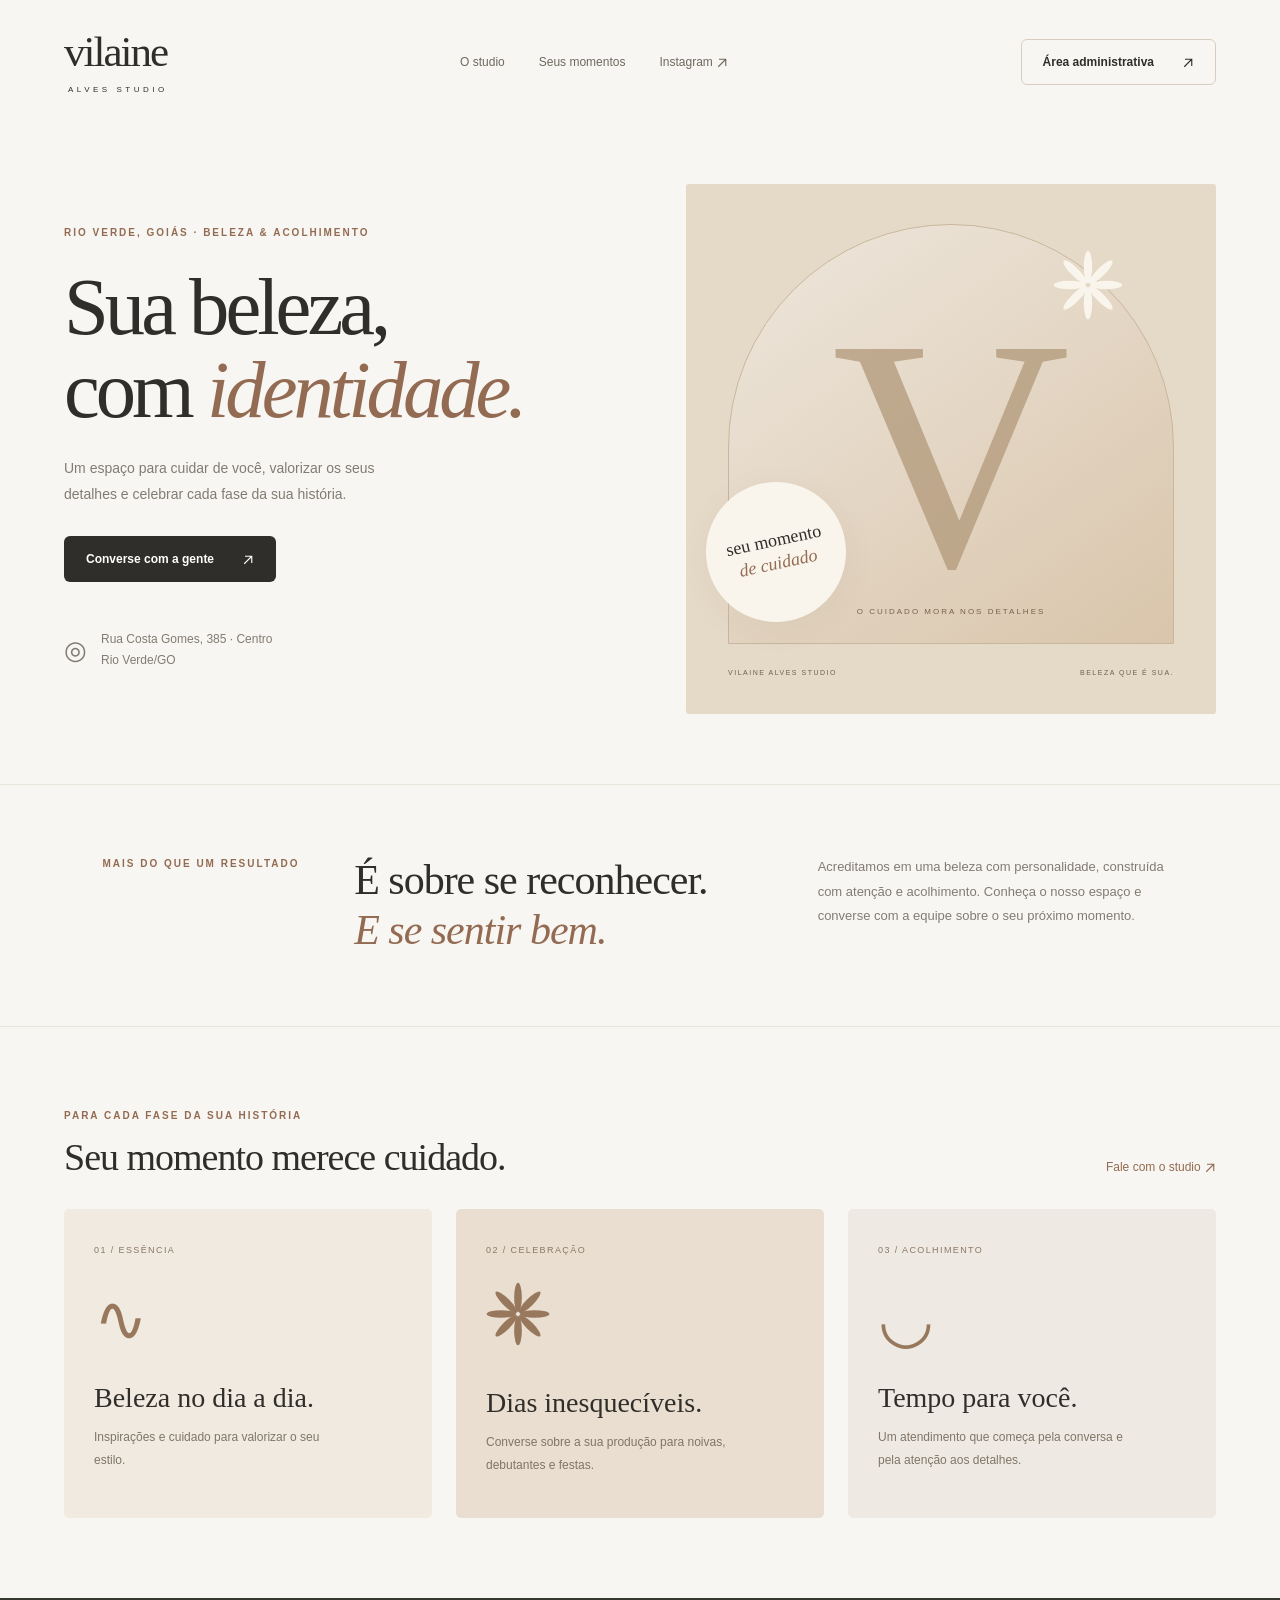
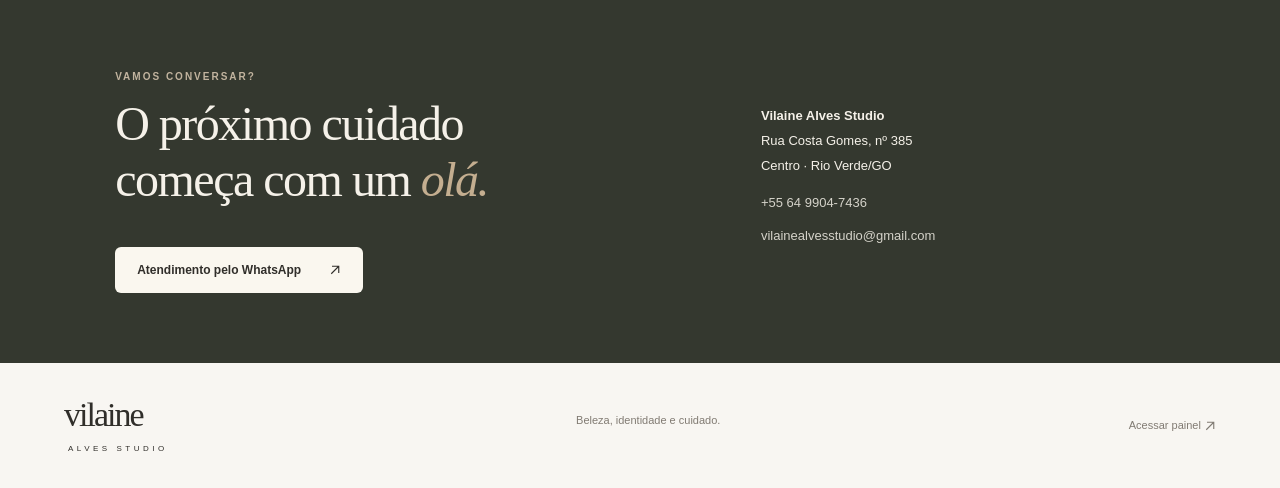
<file: index.html>
<!doctype html>
<html lang="pt-BR"><head><meta charset="utf-8"><meta name="viewport" content="width=device-width,initial-scale=1"><meta name="description" content="Vilaine Alves Studio — beleza, cuidado e acolhimento no Centro de Rio Verde, Goiás."><title>Vilaine Alves Studio · Beleza com identidade</title><link rel="stylesheet" href="styles.css"><script src="config.js" defer></script><script src="app.js" defer></script></head>
<body class="public-site"><header class="site-header"><a class="brand" href="./" aria-label="Vilaine Alves Studio, início">vilaine<span>ALVES STUDIO</span></a><nav aria-label="Navegação principal"><a href="#studio">O studio</a><a href="#momentos">Seus momentos</a><a href="https://www.instagram.com/vilainealvesstudio2026/" target="_blank" rel="noopener">Instagram <svg class="icon-arrow" viewBox="0 0 16 16" aria-hidden="true"><path d="M3 13 13 3M4 3h9v9"/></svg></a></nav><a class="button button-outline" href="admin.html">Área administrativa <span><svg class="icon-arrow" viewBox="0 0 16 16" aria-hidden="true"><path d="M3 13 13 3M4 3h9v9"/></svg></span></a></header>
<main><section class="landing-hero"><div class="hero-copy"><p class="eyebrow">RIO VERDE, GOIÁS · BELEZA & ACOLHIMENTO</p><h1>Sua beleza,<br>com <em>identidade.</em></h1><p>Um espaço para cuidar de você, valorizar os seus detalhes e celebrar cada fase da sua história.</p><a class="button button-dark" data-whatsapp href="https://wa.me/556499047436">Converse com a gente <span><svg class="icon-arrow" viewBox="0 0 16 16" aria-hidden="true"><path d="M3 13 13 3M4 3h9v9"/></svg></span></a><div class="hero-location"><span>◎</span><p>Rua Costa Gomes, 385 · Centro<br>Rio Verde/GO</p></div></div><div class="editorial-art" aria-label="Identidade visual do studio"><div class="art-arch"><span class="art-flower"><svg viewBox="0 0 100 100" aria-hidden="true"><ellipse cx="50" cy="24" rx="6" ry="23" transform="rotate(0 50 50)"/><ellipse cx="50" cy="24" rx="6" ry="23" transform="rotate(45 50 50)"/><ellipse cx="50" cy="24" rx="6" ry="23" transform="rotate(90 50 50)"/><ellipse cx="50" cy="24" rx="6" ry="23" transform="rotate(135 50 50)"/><ellipse cx="50" cy="24" rx="6" ry="23" transform="rotate(180 50 50)"/><ellipse cx="50" cy="24" rx="6" ry="23" transform="rotate(225 50 50)"/><ellipse cx="50" cy="24" rx="6" ry="23" transform="rotate(270 50 50)"/><ellipse cx="50" cy="24" rx="6" ry="23" transform="rotate(315 50 50)"/></svg></span><span class="art-letter">V</span><span class="art-label">O CUIDADO MORA NOS DETALHES</span></div><div class="art-caption"><span>VILAINE ALVES STUDIO</span><span>BELEZA QUE É SUA.</span></div><div class="art-stamp">seu momento<br><em>de cuidado</em></div></div></section>
<section class="intro-section" id="studio"><p class="eyebrow">MAIS DO QUE UM RESULTADO</p><h2>É sobre se reconhecer.<br><em>E se sentir bem.</em></h2><p>Acreditamos em uma beleza com personalidade, construída com atenção e acolhimento. Conheça o nosso espaço e converse com a equipe sobre o seu próximo momento.</p></section>
<section class="moments-section" id="momentos"><div class="section-title"><div><p class="eyebrow">PARA CADA FASE DA SUA HISTÓRIA</p><h2>Seu momento merece cuidado.</h2></div><a class="text-link" data-whatsapp href="https://wa.me/556499047436">Fale com o studio <svg class="icon-arrow" viewBox="0 0 16 16" aria-hidden="true"><path d="M3 13 13 3M4 3h9v9"/></svg></a></div><div class="moment-grid"><article><span>01 / ESSÊNCIA</span><div class="moment-icon">∿</div><h3>Beleza no dia a dia.</h3><p>Inspirações e cuidado para valorizar o seu estilo.</p></article><article><span>02 / CELEBRAÇÃO</span><div class="moment-icon"><svg viewBox="0 0 100 100" aria-hidden="true"><ellipse cx="50" cy="24" rx="6" ry="23" transform="rotate(0 50 50)"/><ellipse cx="50" cy="24" rx="6" ry="23" transform="rotate(45 50 50)"/><ellipse cx="50" cy="24" rx="6" ry="23" transform="rotate(90 50 50)"/><ellipse cx="50" cy="24" rx="6" ry="23" transform="rotate(135 50 50)"/><ellipse cx="50" cy="24" rx="6" ry="23" transform="rotate(180 50 50)"/><ellipse cx="50" cy="24" rx="6" ry="23" transform="rotate(225 50 50)"/><ellipse cx="50" cy="24" rx="6" ry="23" transform="rotate(270 50 50)"/><ellipse cx="50" cy="24" rx="6" ry="23" transform="rotate(315 50 50)"/></svg></div><h3>Dias inesquecíveis.</h3><p>Converse sobre a sua produção para noivas, debutantes e festas.</p></article><article><span>03 / ACOLHIMENTO</span><div class="moment-icon">◡</div><h3>Tempo para você.</h3><p>Um atendimento que começa pela conversa e pela atenção aos detalhes.</p></article></div></section>
<section class="contact-section"><div><p class="eyebrow">VAMOS CONVERSAR?</p><h2>O próximo cuidado<br>começa com um <em>olá.</em></h2><a class="button button-light" data-whatsapp href="https://wa.me/556499047436">Atendimento pelo WhatsApp <svg class="icon-arrow" viewBox="0 0 16 16" aria-hidden="true"><path d="M3 13 13 3M4 3h9v9"/></svg></a></div><address><strong>Vilaine Alves Studio</strong><p>Rua Costa Gomes, nº 385<br>Centro · Rio Verde/GO</p><a data-phone href="tel:+556499047436">+55 64 9904-7436</a><a data-email href="mailto:vilainealvesstudio@gmail.com">vilainealvesstudio@gmail.com</a></address></section></main><footer class="site-footer"><a class="brand" href="./">vilaine<span>ALVES STUDIO</span></a><p>Beleza, identidade e cuidado.</p><a href="admin.html">Acessar painel <svg class="icon-arrow" viewBox="0 0 16 16" aria-hidden="true"><path d="M3 13 13 3M4 3h9v9"/></svg></a></footer></body></html>
</file>
<file: styles.css>
:root{--paper:#f8f6f2;--white:#fff;--ink:#302e2a;--muted:#817b73;--line:#e9e4dc;--accent:#936b52;--sand:#e8dfd2;--green:#4d6955;font-family:'DM Sans',Arial,sans-serif;color:var(--ink);background:var(--paper);font-synthesis:none}*{box-sizing:border-box}body{margin:0}a{color:inherit;text-decoration:none}button,input,select,textarea{font:inherit}button{cursor:pointer}button:disabled{opacity:.5;cursor:not-allowed}[hidden]{display:none!important}h1,h2,h3,p{margin-top:0}h1,h2,h3{font-family:Georgia,'Times New Roman',serif;font-weight:400}button,a,input,select,textarea{-webkit-tap-highlight-color:transparent}button:focus-visible,a:focus-visible{outline:3px solid #b28c70;outline-offset:4px}em{font-weight:400;color:var(--accent)}.brand{display:inline-flex;flex-direction:column;font:48px/1 Georgia,serif;letter-spacing:-2px}.brand span{font:8px 'DM Sans',sans-serif;letter-spacing:3.5px;margin-top:12px;margin-left:4px}.eyebrow{font:600 10px/1.8 'DM Sans',sans-serif;letter-spacing:2px;color:var(--accent)}.muted{font-size:13px;line-height:1.8;color:var(--muted)}.button{display:inline-flex;justify-content:center;align-items:center;gap:28px;min-height:45px;padding:13px 21px;border-radius:6px;border:1px solid transparent;font-size:12px;font-weight:600;line-height:1.5;transition:background .18s,transform .18s}.button:hover{transform:translateY(-1px)}.button-dark{background:var(--ink);color:#fff}.button-dark:hover{background:#4b443c}.button-outline{background:transparent;border-color:#d7cec1;color:var(--ink)}.button-light{background:#faf7ef;color:var(--ink)}.text-link{background:none;border:0;padding:0;color:var(--accent);font-size:12px;font-weight:500;line-height:1.8}.full{width:100%}.site-header{max-width:1350px;margin:auto;padding:30px 5%;display:flex;align-items:center;justify-content:space-between;gap:25px}.site-header nav{display:flex;gap:34px;font-size:12px;color:#6e685f}.site-header .brand{font-size:43px}.landing-hero{max-width:1350px;margin:20px auto 0;padding:40px 5% 70px;display:grid;grid-template-columns:1fr 1fr;gap:8%;align-items:center}.hero-copy h1{font-size:clamp(60px,6.3vw,94px);letter-spacing:-4px;line-height:1.02;margin:24px 0}.hero-copy>p:not(.eyebrow){max-width:355px;font-size:14px;line-height:1.9;color:var(--muted);margin-bottom:28px}.hero-location{margin-top:45px;display:flex;align-items:center;gap:14px;color:var(--muted);font-size:12px;line-height:1.8}.hero-location p{margin:0}.hero-location>span{font-size:26px}.editorial-art{height:530px;background:#e5d9c7;padding:40px 42px 25px;position:relative;overflow:hidden;border-radius:3px}.art-arch{height:420px;border:1px solid #c9b79d;border-radius:230px 230px 0 0;position:relative;text-align:center;background:linear-gradient(145deg,#eee7dd,#d9c5ab)}.art-letter{display:block;font:330px/.95 Georgia,serif;color:#b2997a;margin-top:72px;opacity:.75}.art-flower{position:absolute;top:25px;right:50px;font-size:70px;color:#faf5ec}.art-label{position:absolute;bottom:27px;left:0;right:0;font-size:8px;letter-spacing:2px;color:#76634e}.art-caption{display:flex;justify-content:space-between;margin-top:25px;font-size:7px;letter-spacing:1.5px;color:#6e604c}.art-stamp{position:absolute;left:20px;bottom:92px;width:140px;height:140px;background:#f9f5ec;border-radius:50%;display:flex;justify-content:center;align-items:center;flex-direction:column;font:18px/1.3 Georgia,serif;transform:rotate(-12deg);box-shadow:0 8px 35px #59411f0c}.intro-section{border-top:1px solid var(--line);border-bottom:1px solid var(--line);padding:70px 8%;display:grid;grid-template-columns:1fr 2fr 1.7fr;gap:40px;align-items:start}.intro-section h2{font-size:42px;letter-spacing:-1px;line-height:1.2;margin:0}.intro-section>p:last-child{font-size:13px;line-height:1.9;color:var(--muted)}.moments-section{max-width:1350px;margin:auto;padding:80px 5%}.section-title{display:flex;justify-content:space-between;gap:20px;align-items:end;margin-bottom:30px}.section-title h2{font-size:38px;margin:0;letter-spacing:-1px}.moment-grid{display:grid;grid-template-columns:repeat(3,1fr);gap:24px}.moment-grid article{padding:30px;background:#f0eae0;min-height:290px;border-radius:5px}.moment-grid article:nth-child(2){background:#e9ded0}.moment-grid article:nth-child(3){background:#eeeae3}.moment-grid article>span{font-size:9px;letter-spacing:1.4px;color:#8b7866}.moment-icon{font:64px Georgia,serif;padding:25px 0;color:#98785c}.moment-grid h3{font-size:28px;margin-bottom:12px}.moment-grid p{max-width:250px;font-size:12px;line-height:1.9;color:#817567}.contact-section{background:#34382f;color:#f5f1e9;padding:70px 9%;display:grid;grid-template-columns:1.5fr 1fr;gap:40px}.contact-section .eyebrow{color:#c2b49f}.contact-section h2{font-size:48px;letter-spacing:-1.5px;line-height:1.15}.contact-section em{color:#c4ae90}.contact-section address{font-style:normal;align-self:center;font-size:13px;line-height:1.9}.contact-section address>a{display:block;margin:8px 0;color:#d5d3ca}.site-footer{padding:35px 5%;display:flex;justify-content:space-between;align-items:center;gap:20px}.site-footer .brand{font-size:34px}.site-footer p,.site-footer>a:last-child{font-size:11px;color:var(--muted)}label{display:block;font-size:12px;font-weight:600;margin:22px 0 9px}input,select,textarea{width:100%;border:1px solid var(--line);border-radius:6px;padding:12px;background:#fff;color:var(--ink);font-size:13px;outline:0}input:focus,select:focus,textarea:focus{border-color:var(--accent);box-shadow:0 0 0 3px #936b5210}textarea{resize:vertical}.form-message{font-size:12px;line-height:1.8;margin:15px 0 0;color:var(--green)}.form-message.error{color:#a34436}.notice{background:#f1ebe0;border:1px solid #e2d7c6;padding:16px 20px;border-radius:6px;font-size:12px;line-height:1.8;margin-bottom:22px}.notice p{margin:6px 0}.login-screen{display:grid;grid-template-columns:1fr 1fr;min-height:100vh}.login-brand{background:#e9dfd0;padding:50px 13%;display:flex;flex-direction:column;justify-content:space-between;gap:40px;position:relative;overflow:hidden}.login-brand:after{content:'';position:absolute;width:400px;height:580px;right:-250px;bottom:-200px;border:1px solid #cdbca4;border-radius:240px 240px 0 0;transform:rotate(20deg);pointer-events:none}.login-brand h1{font-size:clamp(48px,5vw,78px);line-height:1.05;letter-spacing:-2.5px}.login-brand div>p:last-child{max-width:280px;font-size:13px;line-height:1.9;color:var(--muted)}.login-brand>span{font-size:8px;letter-spacing:2px}.login-main{padding:45px 8%;display:flex;flex-direction:column;min-height:100vh}.back-link{align-self:end}.login-form{max-width:360px;width:100%;margin:auto}.small-icon{font-size:43px;color:var(--accent);display:block;margin-bottom:35px}.login-form h2{font-size:46px;letter-spacing:-1.6px;margin-bottom:15px}.login-form .full{margin-top:25px;justify-content:space-between}.login-footnote{font-size:10px;color:var(--muted);text-align:center}.admin-shell{display:grid;grid-template-columns:238px minmax(0,1fr);min-height:100vh}.admin-sidebar{background:#f1ede5;padding:42px 25px 25px;border-right:1px solid var(--line);position:sticky;top:0;height:100vh;display:flex;flex-direction:column}.admin-sidebar .brand{margin:0 18px 50px}.nav-caption{font-size:8px;letter-spacing:2px;color:#9a9184;padding-left:18px}.admin-sidebar nav{display:flex;flex-direction:column;gap:8px}.nav-button{display:flex;gap:15px;align-items:center;padding:13px 17px;border:0;background:transparent;text-align:left;border-radius:6px;color:#887f72;font-size:20px}.nav-button span{font-size:12px}.nav-button.active{color:#584333;background:#e7dece}.sidebar-bottom{margin-top:auto;padding-top:30px}.sidebar-bottom>a{font-size:10px;color:var(--muted);word-break:break-word}.sidebar-account{display:flex;gap:10px;align-items:center;border-top:1px solid #e1dbd0;margin-top:24px;padding-top:25px}.avatar{width:34px;height:34px;border-radius:50%;display:grid;place-items:center;background:#ddd1be;color:#705d45;font-size:10px}.sidebar-account strong{font-size:10px;display:block}.sidebar-account small{font-size:9px;color:var(--muted);display:block;margin-top:6px}.sidebar-bottom button{margin:24px 0 0 45px;font-size:10px}.admin-main{padding:0 5%;min-width:0}.admin-topbar{height:85px;border-bottom:1px solid var(--line);display:flex;justify-content:space-between;align-items:center;font-size:8px;letter-spacing:1.7px;color:var(--muted);gap:15px}.admin-topbar>div{display:flex;gap:25px;align-items:center}.admin-topbar a{font-size:11px;letter-spacing:0}.page-heading{display:flex;justify-content:space-between;align-items:center;gap:25px;padding:37px 0 26px}.page-heading h1{font-size:48px;letter-spacing:-1.7px;margin:6px 0 12px}.page-heading h1 span{color:var(--accent)}.page-heading p{margin-bottom:0}.stats-grid{display:grid;grid-template-columns:repeat(3,1fr);gap:18px}.stats-grid article{background:#fff;border:1px solid var(--line);border-radius:8px;padding:24px}.stats-grid article>span{font-size:11px;color:#81796d}.stats-grid strong{display:block;font:42px Georgia,serif;margin:14px 0 13px}.stats-grid small{font-size:9px;color:#a0988d}.dashboard-banner{margin:26px 0;background:#e9dfd0;padding:32px 38px;border-radius:8px;display:flex;align-items:center;justify-content:space-between;overflow:hidden}.dashboard-banner h2{font-size:38px;line-height:1.1;margin-bottom:16px;letter-spacing:-1px}.dashboard-banner p:not(.eyebrow){font-size:12px;color:#8b7c69;max-width:320px;line-height:1.8}.dashboard-banner>span{font-size:170px;color:#b99f7c;line-height:1;padding-right:50px}.panel{background:#fff;border:1px solid var(--line);padding:27px;border-radius:8px;margin-bottom:24px}.panel h2{font-size:25px;letter-spacing:-.5px;margin-bottom:15px}.panel-heading{display:flex;justify-content:space-between;gap:20px;align-items:center;margin-bottom:15px}.panel-heading h2,.panel-heading p{margin-bottom:0}.panel-heading .eyebrow{margin-bottom:7px}.publication-item{display:flex;align-items:center;gap:18px;padding:18px 0;border-bottom:1px solid var(--line)}.publication-item:last-child{border:0}.publication-icon{width:44px;height:44px;border-radius:5px;background:#f2ece3;display:grid;place-items:center;color:#8e7254}.publication-item>div:nth-child(2){min-width:0;flex:1}.publication-item strong{font-size:12px;font-weight:500;display:block;overflow-wrap:anywhere}.publication-item small{font-size:10px;color:var(--muted);display:block;margin-top:5px}.badge{padding:6px 9px;border-radius:20px;background:#f1ece4;font-size:9px;white-space:nowrap;color:#8a7966}.badge.published{background:#eaf0e8;color:#55704e}.badge.error{background:#fbede9;color:#a65443}.empty-state{padding:28px 0;color:var(--muted);font-size:12px}.upload-drop{margin:0;min-height:190px;background:#fcfaf6;border:1px dashed #d4c8b7;border-radius:7px;display:flex;align-items:center;justify-content:center;flex-direction:column;gap:12px;cursor:pointer;position:relative;text-align:center;padding:20px}.upload-drop>span{font-size:34px;font-weight:400;color:var(--accent)}.upload-drop strong{font-size:14px;font-weight:500}.upload-drop small{font-size:10px;color:var(--muted);font-weight:400}.upload-drop input{position:absolute;inset:0;opacity:0;cursor:pointer}.action-bar{display:flex;justify-content:space-between;align-items:center;gap:20px;margin-top:20px}.action-bar p{margin:0}.photo-grid{display:grid;grid-template-columns:repeat(auto-fill,minmax(130px,1fr));gap:14px;margin-top:20px}.photo-card{border:1px solid var(--line);border-radius:6px;overflow:hidden;position:relative;background:#fff;margin:0;cursor:pointer}.photo-card img{width:100%;aspect-ratio:1;object-fit:cover;display:block;background:#f4f0e8}.photo-card .photo-caption{font-size:10px;padding:10px;overflow-wrap:anywhere}.photo-card>input[type="checkbox"]{position:absolute;width:18px;height:18px;top:10px;left:10px;margin:0;accent-color:var(--accent)}.photo-card small{display:block;color:var(--muted);font-size:9px;padding-top:5px}.publish-controls{display:grid;grid-template-columns:230px 1fr;gap:22px;margin-top:15px}.table-scroll{overflow:auto}table{width:100%;border-collapse:collapse;text-align:left;font-size:11px}th{font-size:9px;font-weight:500;color:#9b9081;white-space:nowrap;padding:14px 12px;border-bottom:1px solid var(--line)}td{padding:18px 12px;border-bottom:1px solid var(--line);line-height:1.7;vertical-align:top}td:first-child{min-width:200px;max-width:300px;overflow-wrap:anywhere}td small{display:block;font-size:9px;color:var(--muted)}.table-panel{padding:12px 14px 22px}.table-panel>p{padding:15px 12px 0;margin:0;font-size:10px}.settings-grid{display:grid;grid-template-columns:1fr 1fr;gap:22px}.settings-grid .panel{padding:28px}.settings-grid button{margin-top:22px}.settings-grid label{margin-top:20px}.admin-footer{display:flex;justify-content:space-between;padding:24px 0 30px;font-size:8px;letter-spacing:1.5px;color:#a49b8e}.admin-footer span{letter-spacing:0}dialog{border:1px solid var(--line);border-radius:12px;max-width:500px;width:calc(100% - 30px);padding:0;color:var(--ink);box-shadow:0 30px 100px #0002}dialog::backdrop{background:#302e2a77}.dialog-content{padding:32px}.dialog-content h2{font-size:36px}.dialog-content>p:not(.eyebrow){font-size:13px;line-height:1.8}.dialog-actions{display:flex;gap:12px;justify-content:end;margin-top:25px}
@media(min-width:1500px){.admin-main{padding:0 7%}}@media(max-width:1050px){.site-header nav{gap:18px}.intro-section{grid-template-columns:1fr 2fr}.intro-section>p:last-child{grid-column:2}.editorial-art{height:470px;padding:30px}.art-arch{height:370px}.art-letter{font-size:280px}.art-stamp{width:115px;height:115px;font-size:16px}.admin-shell{grid-template-columns:200px minmax(0,1fr)}.admin-sidebar{padding:35px 16px}.admin-sidebar .brand{font-size:41px}.admin-main{padding:0 4%}.stats-grid article{padding:18px}.dashboard-banner>span{font-size:120px;padding-right:0}.settings-grid{grid-template-columns:1fr}.publish-controls{grid-template-columns:1fr}}@media(max-width:700px){.site-header{padding:22px 6%;gap:15px}.site-header .brand{font-size:35px}.site-header nav{display:none}.site-header .button{font-size:10px;padding:10px;gap:8px}.landing-hero{grid-template-columns:1fr;padding:35px 6% 45px;gap:40px}.hero-copy h1{font-size:66px;letter-spacing:-3px}.hero-copy>p:not(.eyebrow){font-size:13px}.hero-location{margin-top:28px}.editorial-art{height:410px;padding:25px 35px}.art-arch{height:320px}.art-letter{font-size:235px;margin-top:50px}.art-flower{font-size:55px}.art-stamp{bottom:70px}.intro-section{padding:40px 6%;display:block}.intro-section h2{font-size:35px;margin:20px 0}.moments-section{padding:45px 6%}.section-title{display:block}.section-title h2{font-size:32px;margin-bottom:18px}.moment-grid{grid-template-columns:1fr}.moment-grid article{min-height:240px}.moment-icon{font-size:50px;padding:15px 0}.contact-section{padding:45px 6%;grid-template-columns:1fr}.contact-section h2{font-size:39px}.site-footer{padding:25px 6%;flex-wrap:wrap}.site-footer p{display:none}.login-screen{grid-template-columns:1fr}.login-brand{padding:25px 7%;min-height:150px;gap:0}.login-brand .brand{font-size:38px}.login-brand div{display:none}.login-brand>span{margin-top:30px;font-size:7px}.login-main{padding:25px 7%;min-height:calc(100vh - 150px)}.login-form{margin:40px auto}.login-form h2{font-size:40px}.small-icon{font-size:30px;margin-bottom:22px}.admin-shell{display:block}.admin-sidebar{position:relative;height:auto;min-height:0;padding:20px 5% 10px;border-right:0;border-bottom:1px solid var(--line);display:block}.admin-sidebar .brand{font-size:33px;margin:0 0 20px}.admin-sidebar .brand span{font-size:6px;margin-top:8px}.nav-caption,.sidebar-bottom{display:none}.admin-sidebar nav{display:grid;grid-template-columns:repeat(4,1fr);gap:3px}.nav-button{justify-content:center;gap:5px;flex-direction:column;padding:9px 3px;font-size:17px}.nav-button span{font-size:9px}.admin-main{padding:0 5%}.admin-topbar{height:60px;letter-spacing:.8px;font-size:7px}.admin-topbar>div{gap:12px}#today{display:none}.page-heading{padding:27px 0 22px;gap:15px;align-items:start}.page-heading h1{font-size:38px}.page-heading .button{padding:10px 12px;font-size:10px;gap:8px}.page-heading .muted{font-size:11px}.stats-grid{gap:8px}.stats-grid article{padding:15px 10px}.stats-grid article>span{font-size:9px;line-height:1.5;display:block;min-height:28px}.stats-grid strong{font-size:32px;margin:10px 0}.stats-grid small{font-size:8px;line-height:1.5;display:block}.dashboard-banner{padding:26px}.dashboard-banner h2{font-size:31px}.dashboard-banner>span{font-size:70px;align-self:start;margin-top:25px}.dashboard-banner p:not(.eyebrow){font-size:11px;max-width:220px}.dashboard-banner .button{font-size:10px;padding:10px 13px}.panel{padding:20px}.panel h2{font-size:23px}.panel-heading{align-items:start}.panel-heading .text-link{font-size:10px;white-space:nowrap}.publication-item{gap:10px}.publication-icon{width:32px;height:36px;flex-shrink:0}.publication-item strong{font-size:11px}.publication-item small{font-size:9px}.badge{font-size:8px}.action-bar{align-items:stretch;flex-direction:column}.photo-grid{grid-template-columns:repeat(2,1fr)}.settings-grid{gap:0}.settings-grid .panel{padding:20px}.dialog-content{padding:24px}.dialog-actions{flex-direction:column-reverse}.dialog-actions .button{width:100%}.admin-footer{font-size:7px;letter-spacing:.8px}.admin-footer span{font-size:7px}#global-message{margin-top:20px}}

.icon-arrow{width:12px;height:12px;display:inline-block;vertical-align:middle;flex-shrink:0;fill:none;stroke:currentColor;stroke-width:1.5}.nav-icon{width:20px;height:20px;fill:none;stroke:currentColor;stroke-width:1.4}.art-flower svg,.small-icon svg{width:1em;height:1em;fill:currentColor}.moment-icon svg{width:64px;height:64px;fill:currentColor}.dashboard-banner>span svg{width:160px;height:160px;fill:currentColor}@media(max-width:1050px){.dashboard-banner>span svg{width:120px;height:120px}}@media(max-width:700px){.dashboard-banner>span svg{width:70px;height:70px}.moment-icon svg{width:50px;height:50px}}

.photo-download{display:block;padding:0 10px 12px;font-size:10px}

.file-name-editor{padding:0 1rem 1rem;display:grid;gap:.5rem}.file-name-editor input{position:static;width:100%;height:auto;min-width:0;margin:0;font-size:.9rem}.file-name-editor button{text-align:left}
</file>
